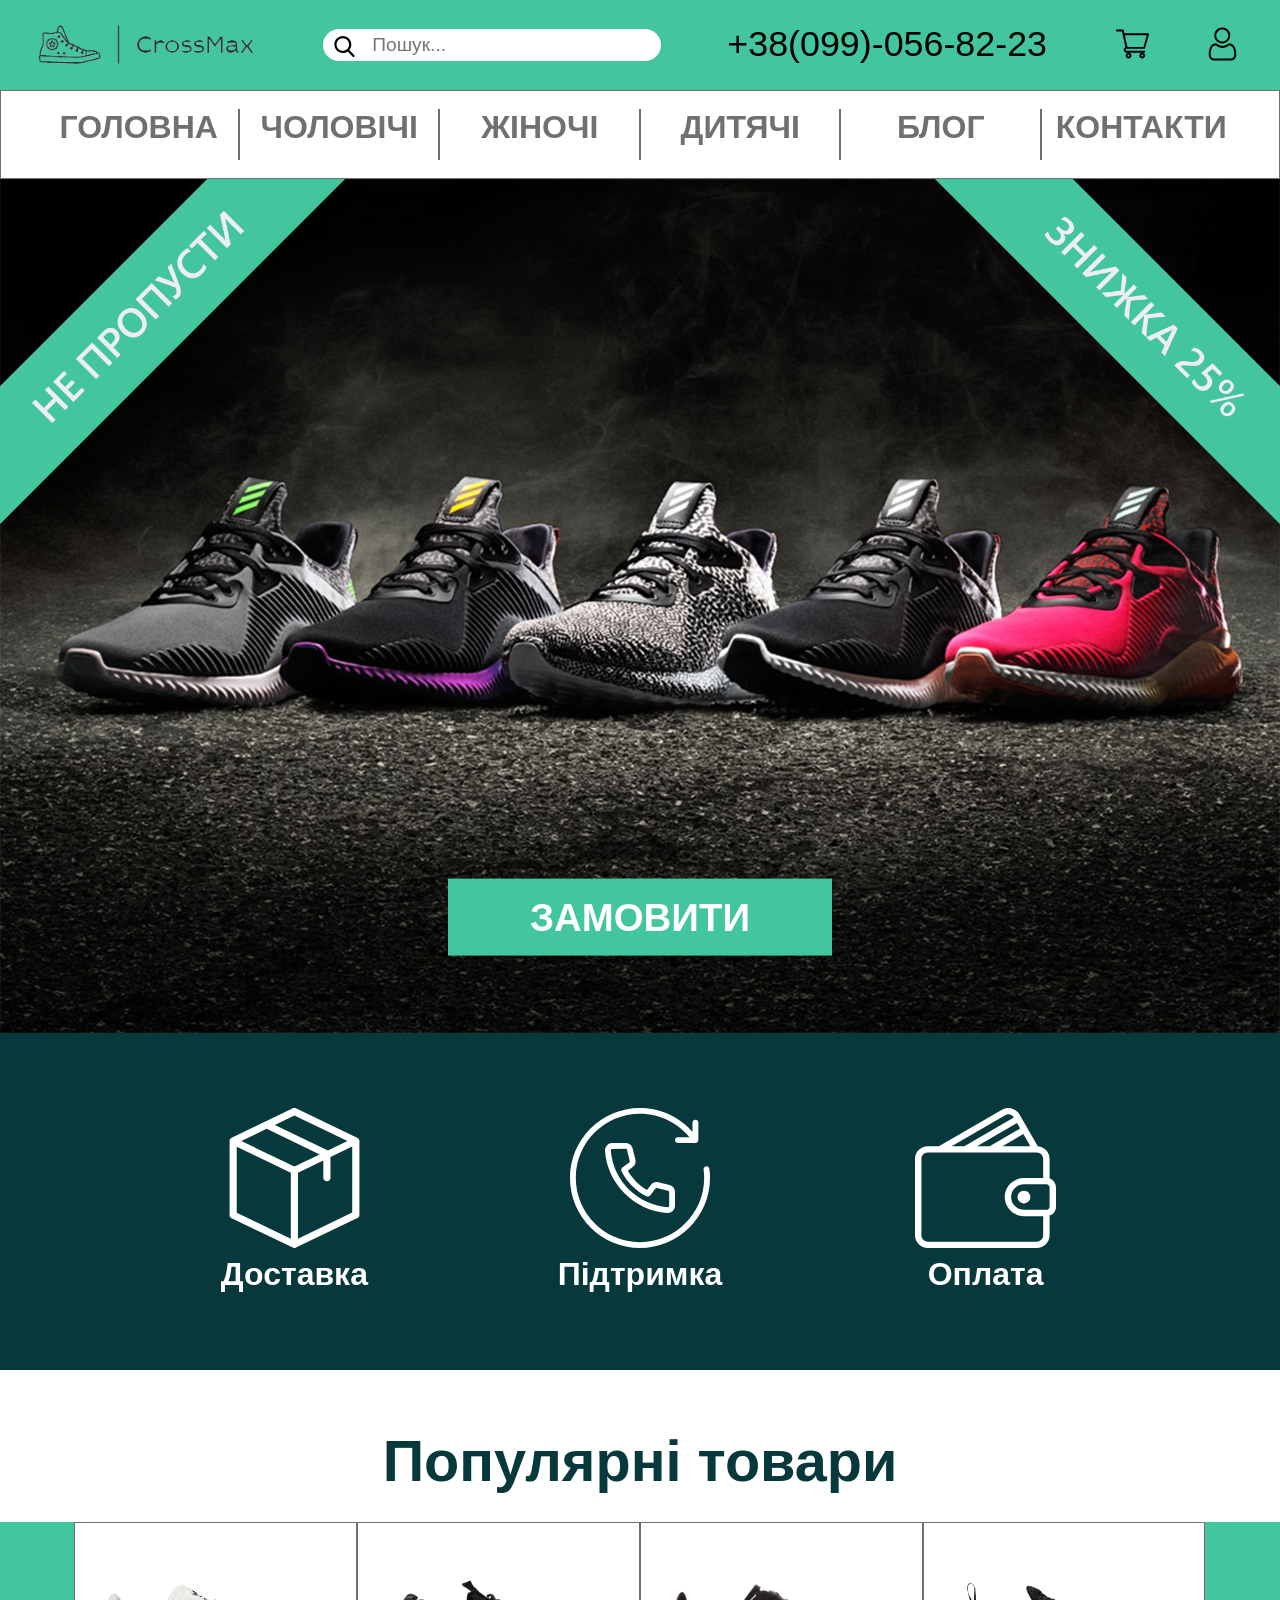
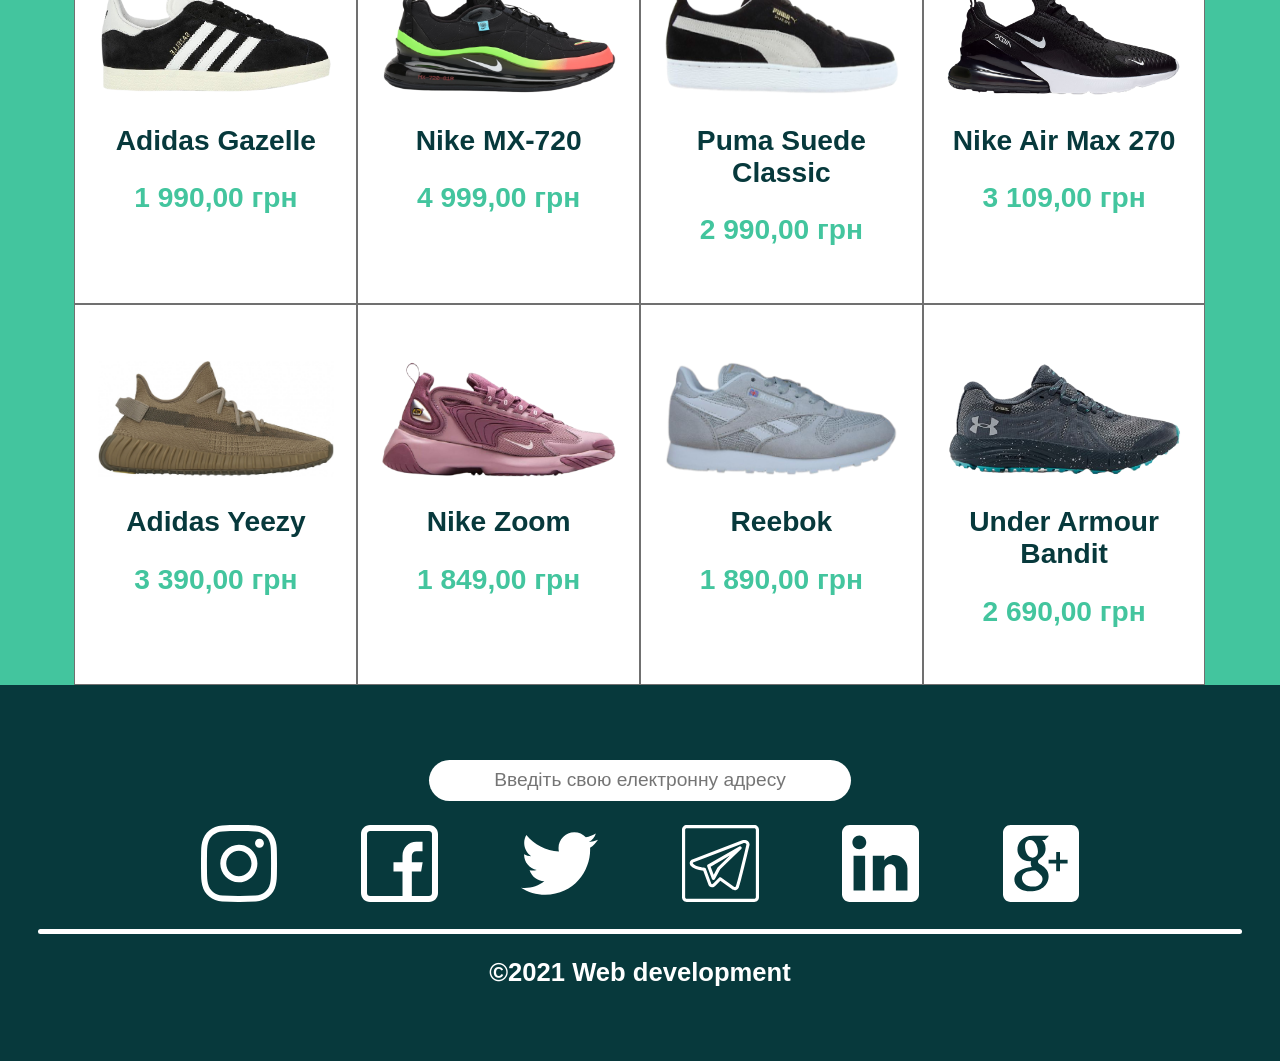
<file: crossmaxlayout/index.html>
<!DOCTYPE html>
<html lang="ua">

<head>
    <meta charset="UTF-8">
    <meta name="viewport" content="width=device-width, initial-scale=1">
    <title>Онлайн магазин - Головна</title>
    <link rel="shortcut icon" href="/src/favicon.ico" type="image/x-icon">
    <link rel="stylesheet" href="styles/styles.css">
</head>

<body>
<header>
    <div id="top">

        <img id="logo" alt="Logo" src="src/logo.png">

        <form id="search" action="">
            <button class="search" id="si"><img alt="searchIcon" src="src/search.svg"></button>
            <label><input class="search text" type="text" placeholder="Пошук..." name="search"></label>
        </form>

        <p class="text" id="phoneNumber">+38(099)-056-82-23</p>

        <div id="icons">
            <button class="icon"><img alt="trolleyIcon" src="src/trolley.svg"></button>
            <button class="icon"><img alt="trolleyIcon" src="src/user.svg"></button>
        </div>

    </div>

    <div>
        <div id="nav">
            <a class="text links" href="index.html">ГОЛОВНА</a>
            <a class="text links" href="pages/mans.html">ЧОЛОВІЧІ</a>
            <a class="text links" href="pages/womans.html">ЖІНОЧІ</a>
            <a class="text links" href="pages/kids.html">ДИТЯЧІ</a>
            <a class="text links" href="pages/blog.html">БЛОГ</a>
            <a class="text links" href="#footerContent">КОНТАКТИ</a>
        </div>
    </div>

</header>

<div id="content">
    <div id="bigImg">
        <img id="big" alt="image with sales" src="src/bigImage.png">
        <button class="text sale" onclick="">ЗАМОВИТИ</button>
    </div>

    <div id="info">
        <div class="info">
            <button class="linkInfo" ><img alt="ShippedIcon" src="src/package.svg"></button>
            <a class="text">Доставка</a>
        </div>
        <div class="info">
            <button class="linkInfo"><img alt="ServiceIcon" src="src/service.svg"></button>
            <a class="text">Підтримка</a>
        </div>
        <div class="info">
            <button class="linkInfo"><img alt="PaymentIcon" src="src/wallet.svg"></button>
            <a class="text">Оплата</a>
        </div>
    </div>

    <p class="text" id="popular">Популярні товари</p>

    <div class="templates" id="pop">
        <div class="templates units" id="mans">
            <a class="shopUnit" href="">
                <img alt="unitImage" src="./src/goods/adidas1.png"/>

                <div class="text shopUnitName">
                    Adidas Gazelle
                </div>

                <div class="text shopUnitPrice">
                    1 990,00 грн
                </div>
            </a>
            <a class="shopUnit" href="">
                <img alt="unitImage" src="./src/goods/nike1.png"/>

                <div class="text shopUnitName">
                    Nike MX-720
                </div>

                <div class="text shopUnitPrice">
                    4 999,00 грн
                </div>
            </a>
            <a class="shopUnit" href="">
                <img alt="unitImage" src="./src/goods/puma1.png"/>

                <div class="text shopUnitName">
                    Puma Suede Classic
                </div>

                <div class="text shopUnitPrice">
                    2 990,00 грн
                </div>
            </a>
            <a class="shopUnit" href="">
                <img alt="unitImage" src="./src/goods/airmax270.png"/>

                <div class="text shopUnitName">
                    Nike Air Max 270
                </div>

                <div class="text shopUnitPrice">
                    3 109,00 грн
                </div>
            </a>
            <a class="shopUnit" href="">
                <img alt="unitImage" src="./src/goods/adidasyeezy.jpg"/>

                <div class="text shopUnitName">
                    Adidas Yeezy
                </div>

                <div class="text shopUnitPrice">
                    3 390,00 грн
                </div>
            </a>
            <a class="shopUnit" href="">
                <img alt="unitImage" src="./src/goods/nike-zoom.png"/>

                <div class="text shopUnitName">
                    Nike Zoom
                </div>

                <div class="text shopUnitPrice">
                    1 849,00 грн
                </div>
            </a>
            <a class="shopUnit" href="">
                <img alt="unitImage" src="./src/goods/reebok2.png"/>

                <div class="text shopUnitName">
                    Reebok
                </div>

                <div class="text shopUnitPrice">
                    1 890,00 грн
                </div>
            </a>
            <a class="shopUnit" href="">
                <img alt="unitImage" src="./src/goods/uabandit.png"/>

                <div class="text shopUnitName">
                    Under Armour Bandit
                </div>

                <div class="text shopUnitPrice">
                    2 690,00 грн
                </div>
            </a>
        </div>
    </div>
</div>

<footer>
    <div id="footerContent">
        <form id="mailInput">
            <label><input class="input text" type="text"
                          placeholder="Введіть свою електронну адресу" name="mailInput"></label>
        </form>
        <div id="social">
            <button class="social"><img alt="instagramIcon" src="src/instagram.svg"></button>
            <button class="social"><img alt="facebookIcon" src="src/facebook.svg"></button>
            <button class="social"><img alt="twitterIcon" src="src/twitter.svg"></button>
            <button class="social"><img alt="telegramIcon" src="src/telegram.svg"></button>
            <button class="social"><img alt="linkedinIcon" src="src/linkedin.svg"></button>
            <button class="social"><img alt="googleIcon" src="src/google.svg"></button>
        </div>
        <hr id="footerLine">
        <p class="text">©2021 Web development</p>

    </div>
</footer>

</body>

</html>
</file>
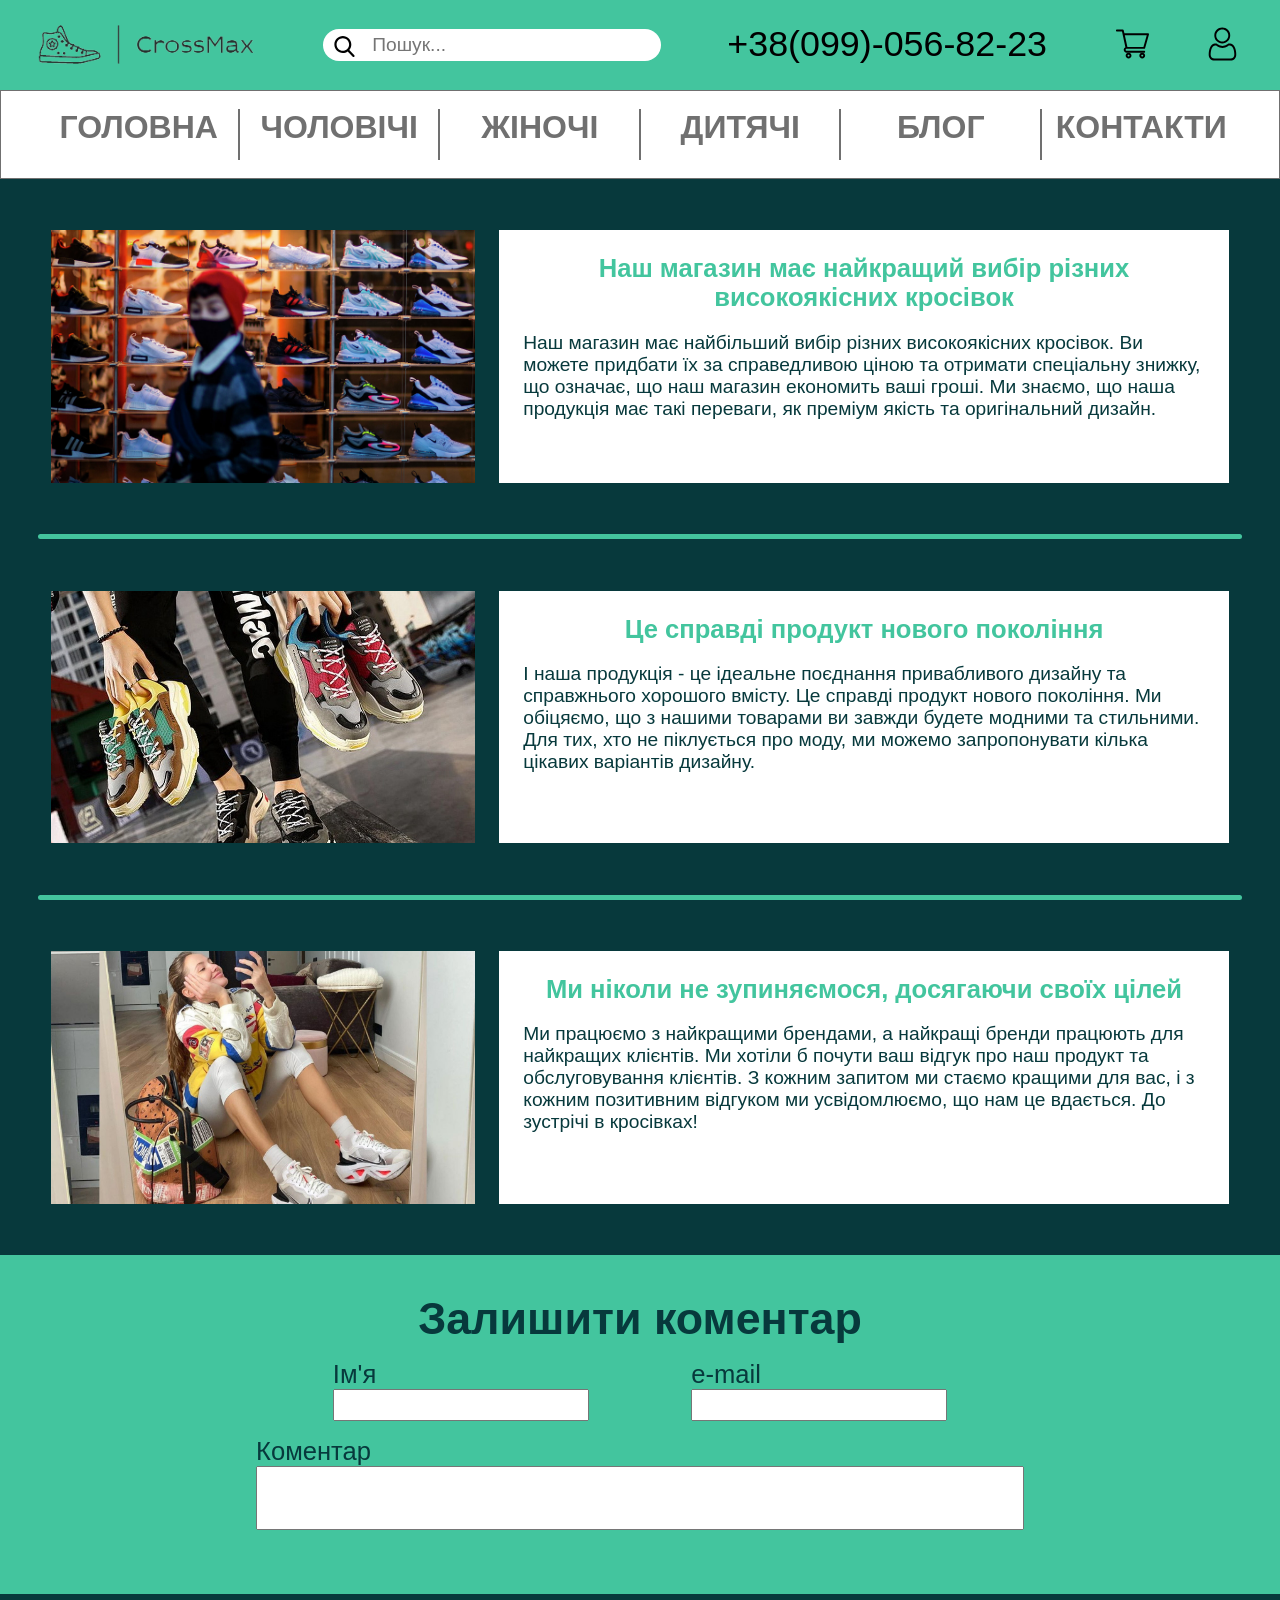
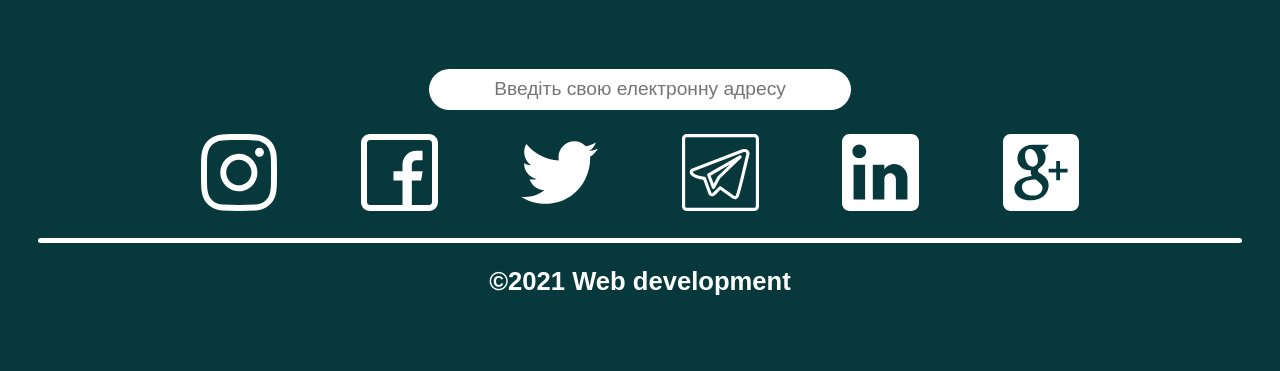
<file: crossmaxlayout/pages/blog.html>
<!DOCTYPE html>
<html lang="ua">

<head>
    <meta charset="UTF-8">
    <meta name="viewport" content="width=device-width, initial-scale=1">
    <title>Онлайн магазин - Блог</title>
    <link rel="shortcut icon" href="../src/favicon.ico" type="image/x-icon">
    <link rel="stylesheet" href="../styles/styles.css">
</head>

<body>
<header>
    <div id="top">

        <img id="logo" alt="Logo" src="../src/logo.png">

        <form id="search" action="">
            <button class="search" id="si"><img alt="searchIcon" src="../src/search.svg"></button>
            <label><input class="search text" type="text" placeholder="Пошук..." name="search"></label>
        </form>

        <p class="text" id="phoneNumber">+38(099)-056-82-23</p>

        <div id="icons">
            <button class="icon"><img alt="trolleyIcon" src="../src/trolley.svg"></button>
            <button class="icon"><img alt="trolleyIcon" src="../src/user.svg"></button>
        </div>

    </div>

    <div>
        <div id="nav">
            <a class="text links" href="../index.html">ГОЛОВНА</a>
            <a class="text links" href="mans.html">ЧОЛОВІЧІ</a>
            <a class="text links" href="womans.html">ЖІНОЧІ</a>
            <a class="text links" href="kids.html">ДИТЯЧІ</a>
            <a class="text links" href="blog.html">БЛОГ</a>
            <a class="text links" href="#footerContent">КОНТАКТИ</a>
        </div>
    </div>

</header>

<div id="content">
    <div id="blog">
        <div class="blogContent">
            <img class="postImg" alt="postImage" src="../src/posts/first.jpg"/>
            <div class="text postContent">
                <p class="postName">Наш магазин має найкращий вибір різних високоякісних
                    кросівок</p>
                <p class="postText">Наш магазин має найбільший вибір різних високоякісних
                    кросівок. Ви можете придбати їх за справедливою ціною та отримати спеціальну
                    знижку, що означає, що наш магазин економить ваші гроші. Ми знаємо, що наша
                    продукція має такі переваги, як преміум якість та оригінальний дизайн.</p>
            </div>
        </div>
        <hr class="blogLine">
        <div class="blogContent">
            <img class="postImg" alt="postImage" src="../src/posts/second.jpg"/>
            <div class="text postContent">
                <p class="postName">Це справді продукт нового покоління</p>
                <p class="postText">І наша продукція - це ідеальне поєднання привабливого дизайну
                    та справжнього хорошого вмісту. Це справді продукт нового покоління. Ми обіцяємо,
                    що з нашими товарами ви завжди будете модними та стильними.

                    Для тих, хто не піклується про моду, ми можемо запропонувати кілька цікавих
                    варіантів дизайну.</p>
            </div>
        </div>
        <hr class="blogLine">
        <div class="blogContent">
            <img class="postImg" alt="postImage" src="../src/posts/third.jpg"/>
            <div class="text postContent">
                <p class="postName">Ми ніколи не зупиняємося, досягаючи своїх цілей</p>
                <p class="postText">Ми працюємо з найкращими брендами, а найкращі бренди
                    працюють для найкращих клієнтів. Ми хотіли б почути ваш відгук про наш
                    продукт та обслуговування клієнтів. З кожним запитом ми стаємо кращими
                    для вас, і з кожним позитивним відгуком ми усвідомлюємо, що нам це вдається.

                    До зустрічі в кросівках!</p>
            </div>
        </div>
        <hr class="blogLine">
    </div>
    <div id="addComment">
        <p id="commentHeader" class="text">Залишити коментар</p>
        <div id="usersData">
            <div>
                <p class="text">Ім'я</p>
                <form>
                    <label><input class="input text" type="text" name="nameInput"></label>
                </form>
            </div>
            <div>
                <p class="text">e-mail</p>
                <form>
                    <label><input class="input text" type="text" name="e-mailInput"></label>
                </form>
            </div>
        </div>
        <div id="usersComment">
            <p class="text">Коментар</p>
            <form>
                <label><input class="input text" type="text" name="commentInput"></label>
            </form>
        </div>
    </div>
</div>

<footer>
    <div id="footerContent">
        <form id="mailInput">
            <label><input class="input text" type="text"
                          placeholder="Введіть свою електронну адресу" name="mailInput"></label>
        </form>
        <div id="social">
            <button class="social"><img alt="instagramIcon" src="../src/instagram.svg"></button>
            <button class="social"><img alt="facebookIcon" src="../src/facebook.svg"></button>
            <button class="social"><img alt="twitterIcon" src="../src/twitter.svg"></button>
            <button class="social"><img alt="telegramIcon" src="../src/telegram.svg"></button>
            <button class="social"><img alt="linkedinIcon" src="../src/linkedin.svg"></button>
            <button class="social"><img alt="googleIcon" src="../src/google.svg"></button>
        </div>
        <hr id="footerLine">
        <p class="text">©2021 Web development</p>

    </div>
</footer>

</body>

</html>
</file>
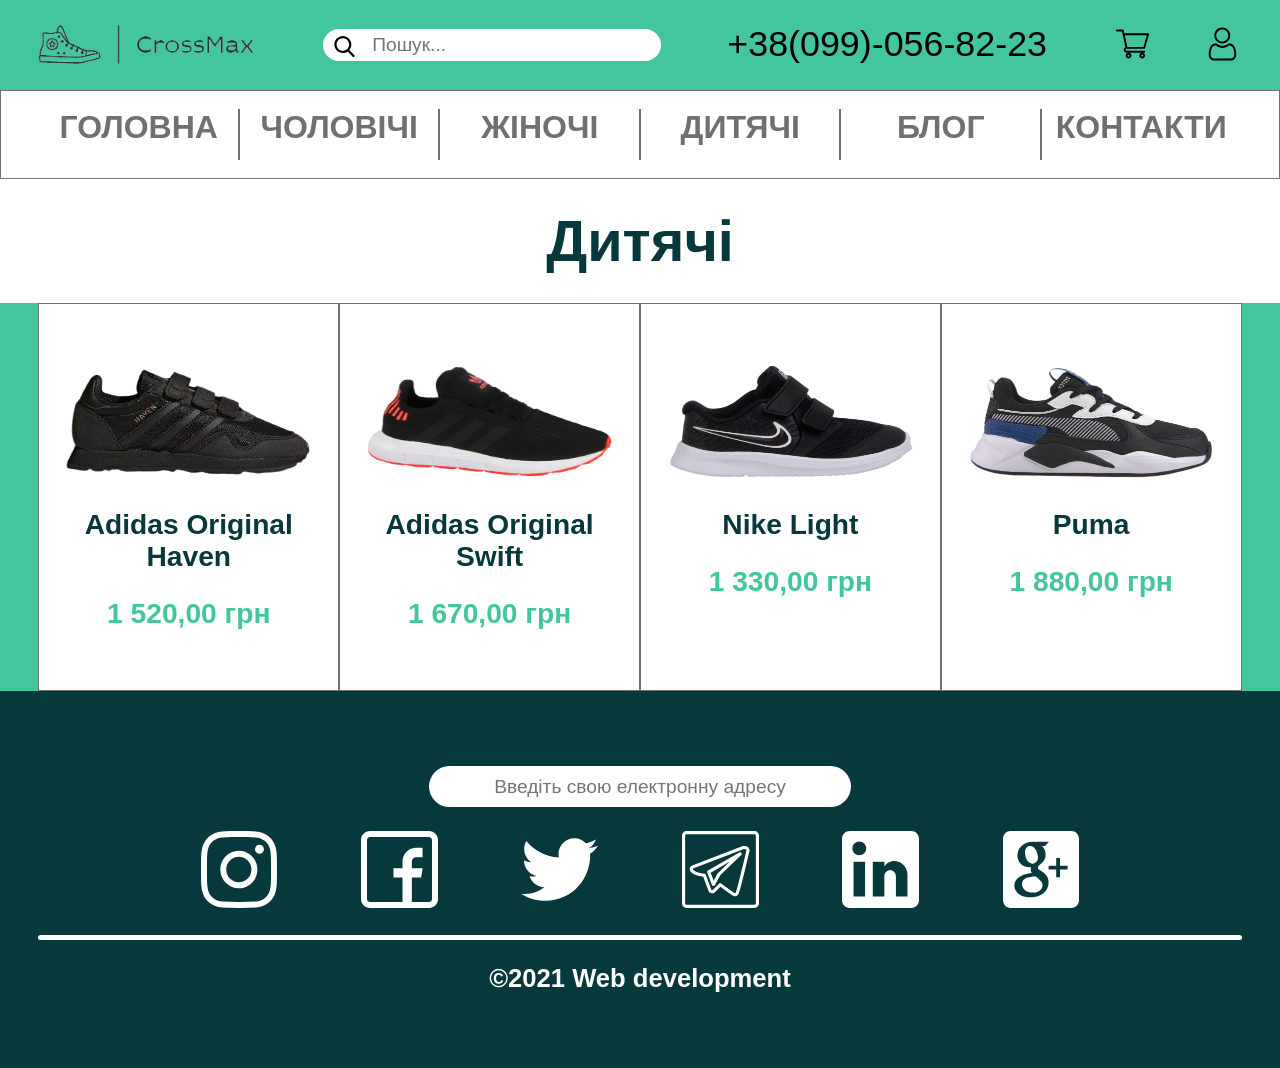
<file: crossmaxlayout/pages/kids.html>
<!DOCTYPE html>
<html lang="ua">

<head>
    <meta charset="UTF-8">
    <meta name="viewport" content="width=device-width, initial-scale=1">
    <title>Онлайн магазин - Дитячі</title>
    <link rel="shortcut icon" href="../src/favicon.ico" type="image/x-icon">
    <link rel="stylesheet" href="../styles/styles.css">
</head>

<body>
<header>
    <div id="top">

        <img id="logo" alt="Logo" src="../src/logo.png">

        <form id="search" action="">
            <button class="search" id="si"><img alt="searchIcon" src="../src/search.svg"></button>
            <label><input class="search text" type="text" placeholder="Пошук..." name="search"></label>
        </form>

        <p class="text" id="phoneNumber">+38(099)-056-82-23</p>

        <div id="icons">
            <button class="icon"><img alt="trolleyIcon" src="../src/trolley.svg"></button>
            <button class="icon"><img alt="trolleyIcon" src="../src/user.svg"></button>
        </div>

    </div>

    <div>
        <div id="nav">
            <a class="text links" href="../index.html">ГОЛОВНА</a>
            <a class="text links" href="mans.html">ЧОЛОВІЧІ</a>
            <a class="text links" href="womans.html">ЖІНОЧІ</a>
            <a class="text links" href="kids.html">ДИТЯЧІ</a>
            <a class="text links" href="blog.html">БЛОГ</a>
            <a class="text links" href="#footerContent">КОНТАКТИ</a>
        </div>
    </div>

</header>

<div id="content">
    <p class="text" id="h">Дитячі</p>

    <div class="templates units" id="kids">
        <a class="shopUnit" href="">
            <img alt="unitImage" src="../src/goods/adidasoriginalhaven.png"/>

            <div class="text shopUnitName">
                Adidas Original Haven
            </div>

            <div class="text shopUnitPrice">
                1 520,00 грн
            </div>
        </a>
        <a class="shopUnit" href="">
            <img alt="unitImage" src="../src/goods/adidasoriginalswiftrun.png"/>

            <div class="text shopUnitName">
                Adidas Original Swift
            </div>

            <div class="text shopUnitPrice">
                1 670,00 грн
            </div>
        </a>
        <a class="shopUnit" href="">
            <img alt="unitImage" src="../src/goods/nikekid.png"/>

            <div class="text shopUnitName">
                Nike Light
            </div>

            <div class="text shopUnitPrice">
                1 330,00 грн
            </div>
        </a>
        <a class="shopUnit" href="">
            <img alt="unitImage" src="../src/goods/puma3.png"/>

            <div class="text shopUnitName">
                Puma
            </div>

            <div class="text shopUnitPrice">
                1 880,00 грн
            </div>
        </a>
    </div>
</div>

<footer>
    <div id="footerContent">
        <form id="mailInput">
            <label><input class="input text" type="text"
                          placeholder="Введіть свою електронну адресу" name="mailInput"></label>
        </form>
        <div id="social">
            <button class="social"><img alt="instagramIcon" src="../src/instagram.svg"></button>
            <button class="social"><img alt="facebookIcon" src="../src/facebook.svg"></button>
            <button class="social"><img alt="twitterIcon" src="../src/twitter.svg"></button>
            <button class="social"><img alt="telegramIcon" src="../src/telegram.svg"></button>
            <button class="social"><img alt="linkedinIcon" src="../src/linkedin.svg"></button>
            <button class="social"><img alt="googleIcon" src="../src/google.svg"></button>
        </div>
        <hr id="footerLine">
        <p class="text">©2021 Web development</p>

    </div>
</footer>

</body>

</html>
</file>
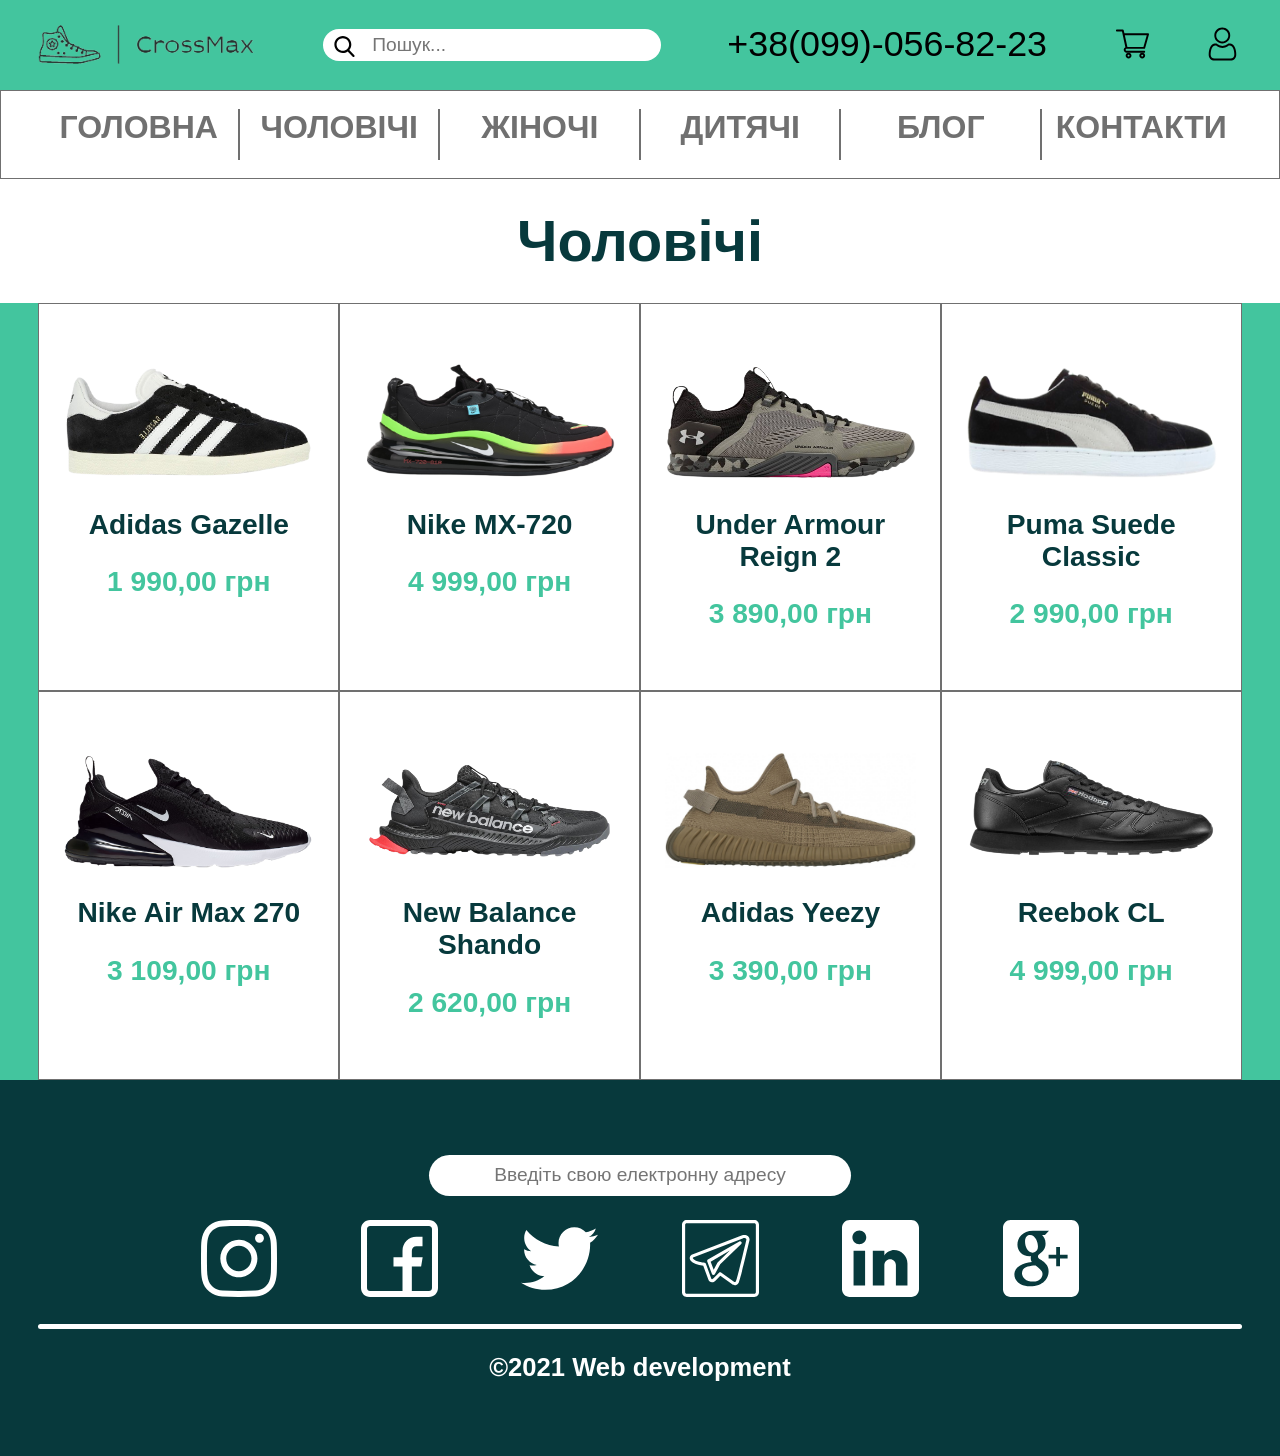
<file: crossmaxlayout/pages/mans.html>
<!DOCTYPE html>
<html lang="ua">

<head>
    <meta charset="UTF-8">
    <meta name="viewport" content="width=device-width, initial-scale=1">
    <title>Онлайн магазин - Чоловічі</title>
    <link rel="shortcut icon" href="../src/favicon.ico" type="image/x-icon">
    <link rel="stylesheet" href="../styles/styles.css">
</head>

<body>
<header>
    <div id="top">

        <img id="logo" alt="Logo" src="../src/logo.png">

        <form id="search" action="">
            <button class="search" id="si"><img alt="searchIcon" src="../src/search.svg"></button>
            <label><input class="search text" type="text" placeholder="Пошук..." name="search"></label>
        </form>

        <p class="text" id="phoneNumber">+38(099)-056-82-23</p>

        <div id="icons">
            <button class="icon"><img alt="trolleyIcon" src="../src/trolley.svg"></button>
            <button class="icon"><img alt="trolleyIcon" src="../src/user.svg"></button>
        </div>

    </div>

    <div>
        <div id="nav">
            <a class="text links" href="../index.html">ГОЛОВНА</a>
            <a class="text links" href="mans.html">ЧОЛОВІЧІ</a>
            <a class="text links" href="womans.html">ЖІНОЧІ</a>
            <a class="text links" href="kids.html">ДИТЯЧІ</a>
            <a class="text links" href="blog.html">БЛОГ</a>
            <a class="text links" href="#footerContent">КОНТАКТИ</a>
        </div>
    </div>

</header>

<div id="content">
    <p class="text" id="h">Чоловічі</p>

    <div class="templates units" id="mans">
        <a class="shopUnit" href="">
            <img alt="unitImage" src="../src/goods/adidas1.png"/>

            <div class="text shopUnitName">
                Adidas Gazelle
            </div>

            <div class="text shopUnitPrice">
                1 990,00 грн
            </div>
        </a>
        <a class="shopUnit" href="">
            <img alt="unitImage" src="../src/goods/nike1.png"/>

            <div class="text shopUnitName">
                Nike MX-720
            </div>

            <div class="text shopUnitPrice">
                4 999,00 грн
            </div>
        </a>
        <a class="shopUnit" href="">
            <img alt="unitImage" src="../src/goods/underarmour1.png"/>

            <div class="text shopUnitName">
                Under Armour Reign 2
            </div>

            <div class="text shopUnitPrice">
                3 890,00 грн
            </div>
        </a>
        <a class="shopUnit" href="">
            <img alt="unitImage" src="../src/goods/puma1.png"/>

            <div class="text shopUnitName">
                Puma Suede Classic
            </div>

            <div class="text shopUnitPrice">
                2 990,00 грн
            </div>
        </a>
        <a class="shopUnit" href="">
            <img alt="unitImage" src="../src/goods/airmax270.png"/>

            <div class="text shopUnitName">
                Nike Air Max 270
            </div>

            <div class="text shopUnitPrice">
                3 109,00 грн
            </div>
        </a>
        <a class="shopUnit" href="">
            <img alt="unitImage" src="../src/goods/newbalanceshando.png"/>

            <div class="text shopUnitName">
                New Balance Shando
            </div>

            <div class="text shopUnitPrice">
                2 620,00 грн
            </div>
        </a>
        <a class="shopUnit" href="">
            <img alt="unitImage" src="../src/goods/adidasyeezy.jpg"/>

            <div class="text shopUnitName">
                Adidas Yeezy
            </div>

            <div class="text shopUnitPrice">
                3 390,00 грн
            </div>
        </a>
        <a class="shopUnit" href="">
            <img alt="unitImage" src="../src/goods/reebok1.png"/>

            <div class="text shopUnitName">
                Reebok CL
            </div>

            <div class="text shopUnitPrice">
                4 999,00 грн
            </div>
        </a>
    </div>
</div>

<footer>
    <div id="footerContent">
        <form id="mailInput">
            <label><input class="input text" type="text"
                          placeholder="Введіть свою електронну адресу" name="mailInput"></label>
        </form>
        <div id="social">
            <button class="social"><img alt="instagramIcon" src="../src/instagram.svg"></button>
            <button class="social"><img alt="facebookIcon" src="../src/facebook.svg"></button>
            <button class="social"><img alt="twitterIcon" src="../src/twitter.svg"></button>
            <button class="social"><img alt="telegramIcon" src="../src/telegram.svg"></button>
            <button class="social"><img alt="linkedinIcon" src="../src/linkedin.svg"></button>
            <button class="social"><img alt="googleIcon" src="../src/google.svg"></button>
        </div>
        <hr id="footerLine">
        <p class="text">©2021 Web development</p>

    </div>
</footer>

</body>

</html>
</file>
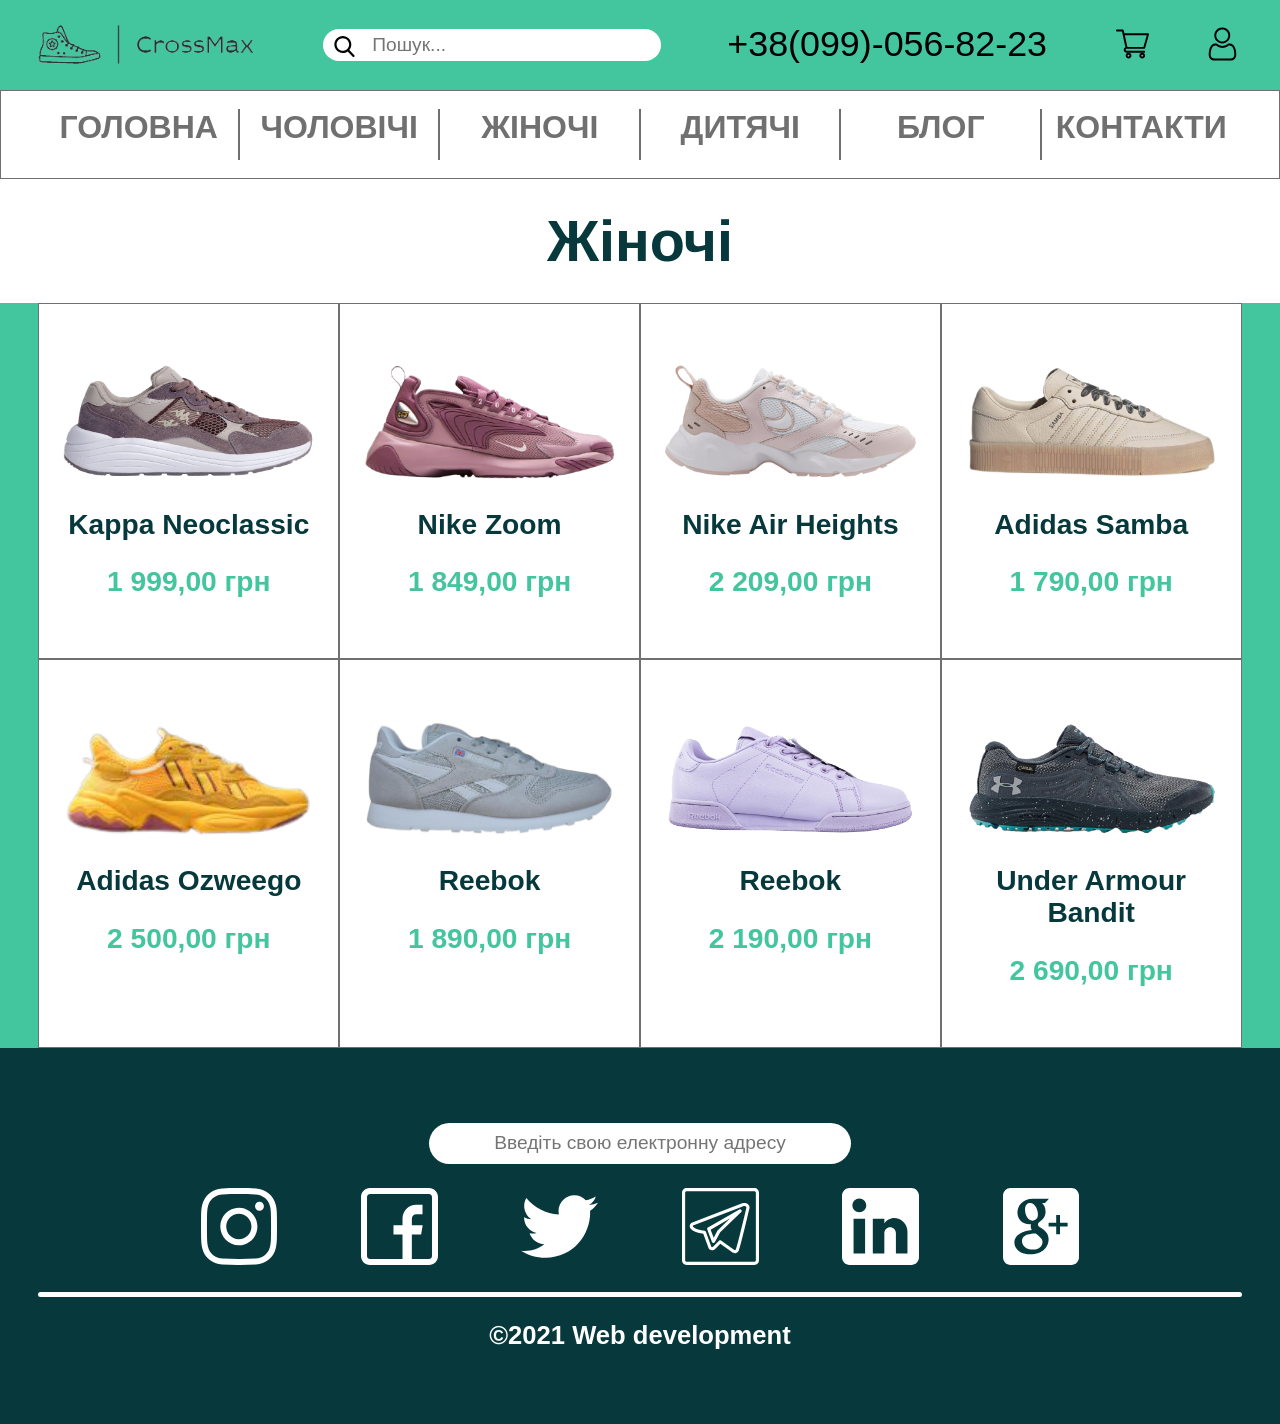
<file: crossmaxlayout/pages/womans.html>
<!DOCTYPE html>
<html lang="ua">

<head>
    <meta charset="UTF-8">
    <meta name="viewport" content="width=device-width, initial-scale=1">
    <title>Онлайн магазин - Жіночі</title>
    <link rel="shortcut icon" href="../src/favicon.ico" type="image/x-icon">
    <link rel="stylesheet" href="../styles/styles.css">
</head>

<body>
<header>
    <div id="top">

        <img id="logo" alt="Logo" src="../src/logo.png">

        <form id="search" action="">
            <button class="search" id="si"><img alt="searchIcon" src="../src/search.svg"></button>
            <label><input class="search text" type="text" placeholder="Пошук..." name="search"></label>
        </form>

        <p class="text" id="phoneNumber">+38(099)-056-82-23</p>

        <div id="icons">
            <button class="icon"><img alt="trolleyIcon" src="../src/trolley.svg"></button>
            <button class="icon"><img alt="trolleyIcon" src="../src/user.svg"></button>
        </div>

    </div>

    <div>
        <div id="nav">
            <a class="text links" href="../index.html">ГОЛОВНА</a>
            <a class="text links" href="mans.html">ЧОЛОВІЧІ</a>
            <a class="text links" href="womans.html">ЖІНОЧІ</a>
            <a class="text links" href="kids.html">ДИТЯЧІ</a>
            <a class="text links" href="blog.html">БЛОГ</a>
            <a class="text links" href="#footerContent">КОНТАКТИ</a>
        </div>
    </div>

</header>

<div id="content">
    <p class="text" id="h">Жіночі</p>

    <div class="templates units" id="womans">
        <a class="shopUnit" href="">
            <img alt="unitImage" src="../src/goods/kappaneo.png"/>

            <div class="text shopUnitName">
                Kappa Neoclassic
            </div>

            <div class="text shopUnitPrice">
                1 999,00 грн
            </div>
        </a>
        <a class="shopUnit" href="">
            <img alt="unitImage" src="../src/goods/nike-zoom.png"/>

            <div class="text shopUnitName">
                Nike Zoom
            </div>

            <div class="text shopUnitPrice">
                1 849,00 грн
            </div>
        </a>
        <a class="shopUnit" href="">
            <img alt="unitImage" src="../src/goods/nikeairheights.png"/>

            <div class="text shopUnitName">
                Nike Air Heights
            </div>

            <div class="text shopUnitPrice">
                2 209,00 грн
            </div>
        </a>
        <a class="shopUnit" href="">
            <img alt="unitImage" src="../src/goods/adidassamba.png"/>

            <div class="text shopUnitName">
                Adidas Samba
            </div>

            <div class="text shopUnitPrice">
                1 790,00 грн
            </div>
        </a>
        <a class="shopUnit" href="">
            <img alt="unitImage" src="../src/goods/adidasozweego.png"/>

            <div class="text shopUnitName">
                Adidas Ozweego
            </div>

            <div class="text shopUnitPrice">
                2 500,00 грн
            </div>
        </a>
        <a class="shopUnit" href="">
            <img alt="unitImage" src="../src/goods/reebok2.png"/>

            <div class="text shopUnitName">
                Reebok
            </div>

            <div class="text shopUnitPrice">
                1 890,00 грн
            </div>
        </a>
        <a class="shopUnit" href="">
            <img alt="unitImage" src="../src/goods/reebok3.png"/>

            <div class="text shopUnitName">
                Reebok
            </div>

            <div class="text shopUnitPrice">
                2 190,00 грн
            </div>
        </a>
        <a class="shopUnit" href="">
            <img alt="unitImage" src="../src/goods/uabandit.png"/>

            <div class="text shopUnitName">
                Under Armour Bandit
            </div>

            <div class="text shopUnitPrice">
                2 690,00 грн
            </div>
        </a>
    </div>
</div>

<footer>
    <div id="footerContent">
        <form id="mailInput">
            <label><input class="input text" type="text"
                          placeholder="Введіть свою електронну адресу" name="mailInput"></label>
        </form>
        <div id="social">
            <button class="social"><img alt="instagramIcon" src="../src/instagram.svg"></button>
            <button class="social"><img alt="facebookIcon" src="../src/facebook.svg"></button>
            <button class="social"><img alt="twitterIcon" src="../src/twitter.svg"></button>
            <button class="social"><img alt="telegramIcon" src="../src/telegram.svg"></button>
            <button class="social"><img alt="linkedinIcon" src="../src/linkedin.svg"></button>
            <button class="social"><img alt="googleIcon" src="../src/google.svg"></button>
        </div>
        <hr id="footerLine">
        <p class="text">©2021 Web development</p>

    </div>
</footer>

</body>

</html>
</file>
<file: crossmaxlayout/styles/styles.css>
* {
  box-sizing: border-box;
  margin: 0;
  padding: 0;
}
body {
  margin: 0 auto;

}
@media (min-width: 1400px) {
  body {
    margin: 0 5%;
  }
}
body .text {
  font-family: "Segoe UI", "Arial", serif;
}
body header {
  /*position: fixed;*/
  /*z-index: 1;*/
  /*width: 100%;*/
}
body #top {
  background: #43c59e;
  display: flex;
  align-items: center;
  height: 7vw;
  width: 100%;
  justify-content: space-between;
}
@media (max-width: 770px) {
  body #top {
    height: 10vw;
  }
}
@media (max-width: 540px) {
  body #top {
    height: 16vw;
  }
}
body #top #logo {
  height: 95%;
  margin-left: 3%;
}
body #top .search {
  height: 2.5vw;
  border: none;
  background: #ffff;
  font-size: 1.5vw;
}
body #top #search {
  display: flex;
}
@media (max-width: 770px) {
  body #top #search {
    display: none;
  }
}
body #top #search #si {
  width: 3.4vw;
  border-radius: 2.5vw 0 0 2.5vw;
  padding: 2%;
  cursor: pointer;
}
body #top #search #si img {
  width: 70%;
}
body #top #search label input {
  width: 23vw;
  padding: 2%;
  border-radius: 0 2.5vw 2.5vw 0;
  cursor: text;
}
body #top #phoneNumber {
  font-size: 2.8vw;
}
@media (max-width: 770px) {
  body #top #phoneNumber {
    font-size: 3vw;
  }
}
@media (max-width: 540px) {
  body #top #phoneNumber {
    display: none;
  }
}
body #top #icons {
  display: flex;
  margin-right: 3%;
  justify-content: space-between;
  width: 10vw;
}
@media (max-width: 770px) {
  body #top #icons {
    width: 15vw;
  }
}
@media (max-width: 540px) {
  body #top #icons {
    width: 18vw;
  }
}
body #top #icons .icon {
  cursor: pointer;
  background: none;
  width: 3vw;
  border-radius: 2.5vw;
  border: none;
}
@media (max-width: 770px) {
  body #top #icons .icon {
    width: 5vw;
  }
}
@media (max-width: 540px) {
  body #top #icons .icon {
    width: 6vw;
  }
}
body #top #icons .icon img {
  width: 95%;
  padding: 5%;
  height: 95%;
}
body #nav {
  height: 7vw;
  display: flex;
  justify-content: space-between;
  align-items: center;
  flex-direction: row;
  background: #ffff;
  text-decoration: none;
  width: 100%;
  border: 0.1vw solid #707070;
}
@media (max-width: 770px) {
  body #nav {
    height: 10vw;
  }
}
@media (max-width: 570px) {
  body #nav {
    flex-wrap: wrap;
    height: 16vw;
    border: 0.1vw solid #707070;
  }
}
body #nav a:first-child {
  margin-left: 3%;
  border-left: none;
}
@media (max-width: 570px) {
  body #nav a:first-child {
    margin: 0;
    border-left: 0.1vw solid #707070;
  }
}
body #nav a:last-child {
  margin-right: 3%;
  border-right: none;
}
@media (max-width: 570px) {
  body #nav a:last-child {
    margin: 0;
    border-right: 0.1vw solid #707070;
  }
}
body #nav .links {
  text-decoration: none;
  color: #707070;
  border: 0.1vw solid #707070;
  border-bottom: none;
  border-top: none;
  font-size: 2.5vw;
  width: 100%;
  height: 4vw;
  text-align: center;
  font-weight: 600;
}
body #nav .links :focus {
  color: #43c59e;
}
@media (max-width: 570px) {
  body #nav .links {
    width: 33.33333333%;
    height: 50%;
    border: 0.1vw solid #707070;
    font-size: 3vw;
    padding: 0.5em 0;
  }
}
body #bigImg {
  background: #07393c;
  position: relative;
  border: none;
  width: 100%;
}
body #bigImg #big {
  width: 100%;
}
body #bigImg button {
  width: 30vw;
  height: 6vw;
  border: none;
  background: #43c59e;
  font-size: 3vw;
  font-weight: 600;
  color: #ffff;
  position: absolute;
  bottom: 5%;
  left: 50%;
  transform: translate(-50%, -50%);
  cursor: pointer;
}
body #info {
  background: #07393c;
  width: 100%;
  color: #ffff;
  font-size: 2.5vw;
  font-weight: 600;
  display: flex;
  justify-content: space-between;
  text-align: center;
  padding: 3% 13%;
}
body #info .info {
  width: 20vw;
  height: 20vw;
  padding: 2.5vw;
}
body #info .info img {
  height: 100%;
  color: #ffff;
}
@media (max-width: 750px) {
  body #info .info a {
    display: none;
  }
}
body #info .linkInfo {
  height: 11vw;
  background: none;
  border: none;
  cursor: pointer;
  color: #ffff;
}
@media (max-width: 750px) {
  body #info .linkInfo {
    height: 13.5vw;
  }
}
body #info .linkInfo img {
  height: 100%;
}
body #footerContent {
  width: 100%;
  background: #07393c;
  padding: 3% 3%;
}
body #footerContent form {
  padding-top: 3%;
  display: flex;
  justify-content: space-around;
}
body #footerContent form label input {
  width: 33vw;
  padding: 0.5em;
  border-radius: 2.5vw;
  background: #ffff;
  cursor: text;
  font-size: 1.5vw;
  border: none;
  text-align: center;
}
@media (max-width: 900px) {
  body #footerContent form label input {
    width: 40vw;
  }
}
@media (max-width: 670px) {
  body #footerContent form label input {
    width: 50vw;
  }
}
@media (max-width: 450px) {
  body #footerContent form label input {
    display: none;
  }
}
body #footerContent #social {
  width: 100%;
  display: flex;
  justify-content: space-around;
  padding: 2% 10%;
}
body #footerContent #social .social {
  width: 6vw;
  border: none;
  border-radius: 5px;
  background: none;
  color: #ffff;
  cursor: pointer;
}
@media (max-width: 450px) {
  body #footerContent #social .social {
    width: 8vw;
  }
}
body #footerContent #social .social img {
  width: 100%;
}
body #footerContent #footerLine {
  border: none;
  height: 0.4vw;
  background: #ffff;
  border-radius: 5px;
}
@media (max-width: 600px) {
  body #footerContent #footerLine {
    height: 2px;
  }
}
body #footerContent p {
  font-size: 2vw;
  color: #ffff;
  font-weight: 600;
  display: flex;
  justify-content: space-around;
  padding: 2% 0 3% 0;
}
@media (max-width: 600px) {
  body #footerContent p {
    font-size: 3vw;
  }
}
body .templates {
  padding-top: 0;
  display: flex;
  flex-wrap: wrap;
  background: #43c59e;
  padding-left: 3%;
  padding-right: 3%;
}
/*body #content {*/
/*  padding-top: 16vw;*/
/*}*/
/*@media (max-width: 770px) {*/
/*  body #content {*/
/*    padding-top: 28vw;*/
/*  }*/
/*}*/
/*@media (max-width: 570px) {*/
/*  body #content {*/
/*    padding-top: 30vw;*/
/*  }*/
/*}*/
/*@media (max-width: 540px) {*/
/*  body #content {*/
/*    padding-top: 32vw;*/
/*  }*/
/*}*/
.units {
  padding-top: 0;
}
#h {
  color: #07393c;
  text-align: center;
  font-size: 4.5vw;
  font-weight: 600;
  padding: 0.5em 0;
}
#popular {
  color: #07393c;
  text-align: center;
  font-size: 4.5vw;
  font-weight: 600;
  padding-bottom: 0.5em;
  padding-top: 1em;
}
#pop {
  padding: 0 3%;
}
.shopUnit {
  width: 25%;
  padding: 5% 2%;
  border: 1px solid #707070;
  background: #ffff;
  display: block;
  text-align: center;
  text-decoration: none;
}
@media (max-width: 400px) {
  .shopUnit {
    width: 50%;
    padding: 5% 5%;
  }
}
.shopUnitName {
  width: 100%;
  text-align: center;
  margin-top: 2vw;
  font-size: 2.2vw;
  font-weight: 600;
  color: #07393c;
}
@media (max-width: 400px) {
  .shopUnitName {
    font-size: 3vw;
  }
}
.shopUnit img {
  width: 100%;
  height: 9vw;
}
@media (max-width: 400px) {
  .shopUnit img {
    height: 18vw;
  }
}
.shopUnitPrice {
  text-align: center;
  margin-top: 2vw;
  color: #43c59e;
  font-weight: 600;
  font-size: 2.2vw;
}
@media (max-width: 400px) {
  .shopUnitPrice {
    font-size: 3vw;
  }
}
#openedProduct {
  padding: 5% 3%;
  display: flex;
}
#openedProduct-img {
  width: 30%;
  margin-right: 3%;
}
#openedProduct-img img {
  border: none;
  width: 100%;
  padding: 5px;
}
#openedProduct-name {
  font-size: 2.5vw;
  font-weight: 600;
  color: #07393c;
}
@media (max-width: 400px) {
  #openedProduct-name {
    font-size: 4vw;
  }
}
#openedProduct-desc {
  font-size: 1.5vw;
  margin-top: 2vw;
  color: #07393c;
  font-weight: 600;
}
@media (max-width: 400px) {
  #openedProduct-desc {
    font-size: 3vw;
  }
}
#openedProduct-price {
  margin-top: 2vw;
  color: #43c59e;
  font-weight: 600;
  font-size: 2.2vw;
}
@media (max-width: 400px) {
  #openedProduct-price {
    font-size: 3.5vw;
  }
}
#blog {
  width: 100%;
  background: #07393c;
}
#blog .blogContent {
  display: flex;
  padding: 4% 3%;
  justify-content: center;
}
@media (max-width: 570px) {
  #blog .blogContent {
    flex-wrap: wrap;
  }
}
#blog .blogContent .postImg {
  width: 35vw;
  height: 19.75vw;
  align-self: center;
  padding-right: 2%;
}
@media (max-width: 570px) {
  #blog .blogContent .postImg {
    width: 100%;
    height: auto;
    padding-right: 0;
  }
}
#blog .blogContent .postContent {
  width: 57vw;
  background: #ffff;
  padding: 2%;
}
@media (max-width: 570px) {
  #blog .blogContent .postContent {
    width: 100%;
    padding: 3%;
  }
}
#blog .blogContent .postContent .postName {
  text-align: center;
  color: #43c59e;
  font-weight: 600;
  font-size: 2vw;
}
@media (max-width: 570px) {
  #blog .blogContent .postContent .postName {
    font-size: 4vw;
  }
}
#blog .blogContent .postContent .postText {
  font-size: 1.5vw;
  color: #07393c;
  padding-top: 1em;
}
@media (max-width: 570px) {
  #blog .blogContent .postContent .postText {
    font-size: 3vw;
  }
}
#blog hr:last-child {
  display: none;
}
#blog .blogLine {
  margin: 0 3%;
  border: none;
  height: 0.4vw;
  background: #43c59e;
  border-radius: 2vw;
}
@media (max-width: 600px) {
  #blog .blogLine {
    height: 2px;
  }
}
#addComment {
  background: #43c59e;
  color: #07393c;
  padding: 3% 20% 5%;
}
#addComment #commentHeader {
  font-size: 3.5vw;
  font-weight: 600;
  text-align: center;
}
@media (max-width: 500px) {
  #addComment #commentHeader {
    font-size: 5vw;
  }
}
#addComment #usersData {
  display: flex;
  padding: 1em 10% 0;
  justify-content: space-between;
}
#addComment #usersData p {
  font-size: 2vw;
}
@media (max-width: 500px) {
  #addComment #usersData p {
    font-size: 4vw;
  }
}
#addComment #usersData input {
  width: 20vw;
  height: 2.5vw;
}
@media (max-width: 500px) {
  #addComment #usersData input {
    height: 5vw;
  }
}
#addComment #usersComment {
  padding-top: 1em;
}
#addComment #usersComment p {
  font-size: 2vw;
}
@media (max-width: 500px) {
  #addComment #usersComment p {
    font-size: 4vw;
  }
}
#addComment #usersComment input {
  width: 100%;
  height: 5vw;
}
@media (max-width: 500px) {
  #addComment #usersComment input {
    height: 8vw;
  }
}
/*# sourceMappingURL=styles.css.map */
</file>
